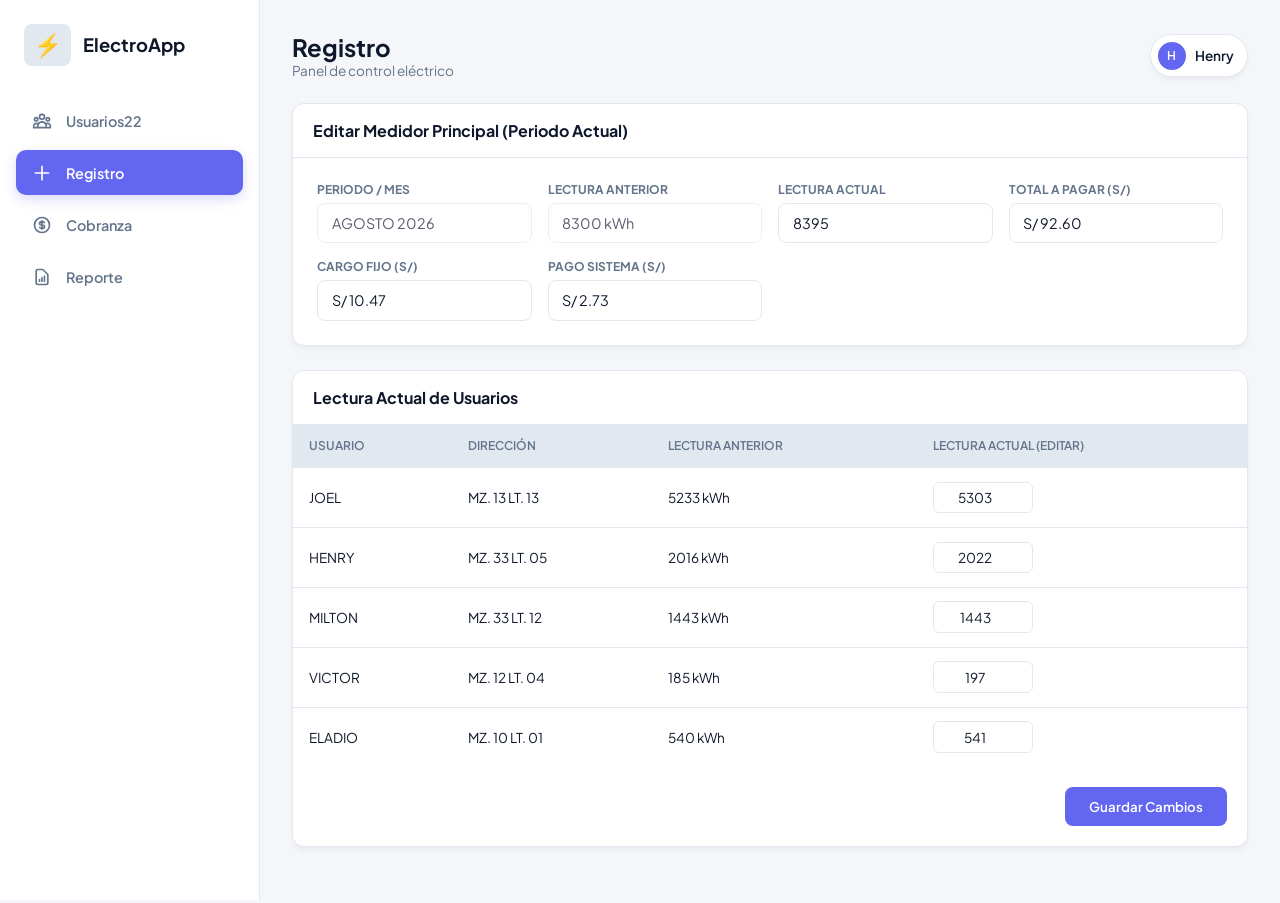
<file: index.html>
<!DOCTYPE html>
<html lang="es">

<head>
    <meta charset="UTF-8">
    <meta name="viewport" content="width=device-width, initial-scale=1.0">
    <title>ElectroApp | Gestión Eléctrica222222222</title>
    <link rel="manifest" href="manifest.json">
    <meta name="theme-color" content="#6366f1">
    <link href="https://fonts.googleapis.com/css2?family=Plus+Jakarta+Sans:wght@400;500;600;700&display=swap"
        rel="stylesheet">
    <link rel="stylesheet" href="/styles.css">
</head>

<body>
    <div class="app-layout">
        <!-- Menú de Navegación -->
        <aside class="sidebar">
            <div class="brand">
                <span class="brand-icon">⚡</span>
                <h2>ElectroApp</h2>
            </div>
            <nav class="nav-menu">
                <button class="nav-btn" data-tab="usuarios">
                    <svg width="20" height="20" fill="none" stroke="currentColor" stroke-width="2" viewBox="0 0 24 24">
                        <path stroke-linecap="round" stroke-linejoin="round"
                            d="M17 20h5v-2a3 3 0 00-5.356-1.857M17 20H7m10 0v-2c0-.656-.126-1.283-.356-1.857M7 20H2v-2a3 3 0 015.356-1.857M7 20v-2c0-.656.126-1.283.356-1.857m0 0a5.002 5.002 0 019.288 0M15 7a3 3 0 11-6 0 3 3 0 016 0zm6 3a2 2 0 11-4 0 2 2 0 014 0zM7 10a2 2 0 11-4 0 2 2 0 014 0z">
                        </path>
                    </svg>
                    <span>Usuarios22</span>
                </button>
                <button class="nav-btn active" data-tab="registro">
                    <svg width="20" height="20" fill="none" stroke="currentColor" stroke-width="2" viewBox="0 0 24 24">
                        <path stroke-linecap="round" stroke-linejoin="round" d="M12 4v16m8-8H4"></path>
                    </svg>
                    <span>Registro</span>
                </button>
                <button class="nav-btn" data-tab="cobranza">
                    <svg width="20" height="20" fill="none" stroke="currentColor" stroke-width="2" viewBox="0 0 24 24">
                        <path stroke-linecap="round" stroke-linejoin="round"
                            d="M12 8c-1.657 0-3 .895-3 2s1.343 2 3 2 3 .895 3 2-1.343 2-3 2m0-8c1.11 0 2.08.402 2.599 1M12 8V7m0 1v8m0 0v1m0-1c-1.11 0-2.08-.402-2.599-1M21 12a9 9 0 11-18 0 9 9 0 0118 0z">
                        </path>
                    </svg>
                    <span>Cobranza</span>
                </button>
                <button class="nav-btn" data-tab="reporte">
                    <svg width="20" height="20" fill="none" stroke="currentColor" stroke-width="2" viewBox="0 0 24 24">
                        <path stroke-linecap="round" stroke-linejoin="round"
                            d="M9 17v-2m3 2v-4m3 4v-6m2 10H7a2 2 0 01-2-2V5a2 2 0 012-2h5.586a1 1 0 01.707.293l5.414 5.414a1 1 0 01.293.707V19a2 2 0 01-2 2z">
                        </path>
                    </svg>
                    <span>Reporte</span>
                </button>
            </nav>
        </aside>

        <!-- Contenido Principal -->
        <main class="main-content">
            <header class="topbar">
                <div>
                    <h1 id="page-title">Registro</h1>
                    <p class="subtitle">Panel de control eléctrico</p>
                </div>
                <div class="user-pill">
                    <span class="avatar">H</span>
                    <span>Henry</span>
                </div>
            </header>

            <!-- Sección 1: Usuarios -->
            <section id="usuarios" class="tab-content">
                <div class="card-container">
                    <div class="card-header">
                        <h3>Directorio de Usuarios Activos</h3>
                    </div>
                    <div class="table-wrapper">
                        <table id="tabla-usuarios" class="responsive-table">
                            <thead>
                                <tr>
                                    <th>ID</th>
                                    <th>Nombre</th>
                                    <th>DNI</th>
                                    <th>Dirección</th>
                                    <th>Estado</th>
                                    <th>Saldo</th>
                                </tr>
                            </thead>
                            <tbody></tbody>
                        </table>
                    </div>
                </div>
            </section>

            <!-- Sección 2: Registro -->
            <section id="registro" class="tab-content active">
                <div class="card-container" style="margin-bottom: 1.5rem;">
                    <div class="card-header">
                        <h3>Editar Medidor Principal (Periodo Actual)</h3>
                    </div>
                    <div style="padding: 1.5rem;">
                        <form id="form-medidor-principal" class="form-grid">
                            <div class="form-group">
                                <label>Periodo / Mes</label>
                                <input type="text" id="reg-periodo" readonly class="form-control-disabled">
                            </div>
                            <div class="form-group">
                                <label>Lectura Anterior</label>
                                <input type="text" id="reg-lectura-anterior-mp" readonly class="form-control-disabled">
                            </div>
                            <div class="form-group">
                                <label>Lectura Actual</label>
                                <input type="number" id="reg-lectura-actual" class="form-control" required>
                            </div>
                            <div class="form-group">
                                <label>Total a Pagar (S/)</label>
                                <input type="text" id="reg-total-pagar" class="form-control" required>
                            </div>
                            <div class="form-group">
                                <label>Cargo Fijo (S/)</label>
                                <input type="text" id="reg-cargo-fijo" class="form-control" required>
                            </div>
                            <div class="form-group">
                                <label>Pago Sistema (S/)</label>
                                <input type="text" id="reg-pago-sistema" class="form-control" required>
                            </div>
                        </form>
                    </div>
                </div>

                <div class="card-container">
                    <div class="card-header">
                        <h3>Lectura Actual de Usuarios</h3>
                    </div>
                    <div class="table-wrapper">
                        <table id="tabla-registro-usuarios" class="responsive-table">
                            <thead>
                                <tr>
                                    <th>Usuario</th>
                                    <th>Dirección</th>
                                    <th>Lectura Anterior</th>
                                    <th>Lectura Actual (Editar)</th>
                                </tr>
                            </thead>
                            <tbody></tbody>
                        </table>
                    </div>
                    <div style="padding: 1.25rem; text-align: right;">
                        <button type="button" class="btn-primary" onclick="guardarRegistro()">Guardar Cambios</button>
                    </div>
                </div>
            </section>

            <!-- Sección 3: Cobranza -->
            <section id="cobranza" class="tab-content">
                <div class="card-container">
                    <div class="card-header">
                        <h3>Control de Cobranza por Usuario</h3>
                    </div>
                    <div class="table-wrapper">
                        <table id="tabla-consumos-detallados" class="responsive-table">
                            <thead>
                                <tr>
                                    <th>Periodo</th>
                                    <th>Usuario</th>
                                    <th>Ant.</th>
                                    <th>Act.</th>
                                    <th>Subtotal</th>
                                    <th>Exacto</th>
                                    <th>Pagar</th>
                                    <th>Estado</th>
                                </tr>
                            </thead>
                            <tbody></tbody>
                        </table>
                    </div>
                </div>
            </section>

            <!-- Sección 4: Reporte -->
            <section id="reporte" class="tab-content">
                <div class="metrics-grid">
                    <div class="metric-card">
                        <div class="metric-icon users">👥</div>
                        <div>
                            <p class="metric-label">Total Usuarios</p>
                            <h3 id="total-usuarios" class="metric-value">5</h3>
                        </div>
                    </div>
                    <div class="metric-card">
                        <div class="metric-icon records">📊</div>
                        <div>
                            <p class="metric-label">Total Registros</p>
                            <h3 id="total-registros" class="metric-value">--</h3>
                        </div>
                    </div>
                    <div class="metric-card">
                        <div class="metric-icon status">🟢</div>
                        <div>
                            <p class="metric-label">Estado del Sistema</p>
                            <h3 class="metric-value text-success">Operativo</h3>
                        </div>
                    </div>
                </div>

                <div class="card-container">
                    <div class="card-header">
                        <h3>Resumen General de Movimientos</h3>
                    </div>
                    <div class="table-wrapper">
                        <table id="tabla-resumen" class="responsive-table">
                            <thead>
                                <tr>
                                    <th>Periodo</th>
                                    <th>Usuario</th>
                                    <th>Consumo</th>
                                    <th>Total</th>
                                    <th>Estado</th>
                                </tr>
                            </thead>
                            <tbody></tbody>
                        </table>
                    </div>
                </div>
            </section>
        </main>
    </div>
    <script src="script.js"></script>
    <script>
        // Registrar el Service Worker
        if ('serviceWorker' in navigator) {
            window.addEventListener('load', () => {
                navigator.serviceWorker.register('sw.js')
                    .then(reg => console.log('Service Worker registrado con éxito:', reg.scope))
                    .catch(err => console.log('Error al registrar el Service Worker:', err));
            });
        }

        // Interacción simple
        document.getElementById('saludarBtn').addEventListener('click', () => {
            alert('¡Funciona correctamente como PWA!');
        });
    </script>
</body>

</html>
</file>
<file: styles.css>
﻿:root {
    --bg-app: #f4f6f9;
    --sidebar-bg: #ffffff;
    --card-bg: #ffffff;
    --primary: #6366f1;
    --primary-hover: #4f46e5;
    --text-main: #0f172a;
    --text-muted: #64748b;
    --border-color: #e2e8f0;
    --success-bg: #dcfce7;
    --success-text: #166534;
    --warning-bg: #fef9c3;
    --warning-text: #854d0e;
    --radius: 12px;
    --shadow: 0 4px 6px -1px rgba(0, 0, 0, 0.05);
    --input-bg: #ffffff;
}

/* Detección automática del Modo Oscuro del Sistema / Teléfono */
@media (prefers-color-scheme: dark) {
    :root {
        --bg-app: #0f172a;
        --sidebar-bg: #1e293b;
        --card-bg: #1e293b;
        --primary: #818cf8;
        --primary-hover: #6366f1;
        --text-main: #f8fafc;
        --text-muted: #94a3b8;
        --border-color: #334155;
        --success-bg: #064e3b;
        --success-text: #a7f3d0;
        --warning-bg: #78350f;
        --warning-text: #fde68a;
        --shadow: 0 4px 6px -1px rgba(0, 0, 0, 0.3);
        --input-bg: #0f172a;
    }
}

* {
    box-sizing: border-box;
    margin: 0;
    padding: 0;
    font-family: 'Plus Jakarta Sans', sans-serif;
    -webkit-tap-highlight-color: transparent;
}

body {
    background-color: var(--bg-app);
    color: var(--text-main);
    transition: background-color 0.3s ease, color 0.3s ease;
}

.app-layout {
    display: flex;
    min-height: 100vh;
}

/* Sidebar Escritorio */
.sidebar {
    width: 260px;
    background-color: var(--sidebar-bg);
    border-right: 1px solid var(--border-color);
    display: flex;
    flex-direction: column;
    padding: 1.5rem 1rem;
    gap: 2rem;
    position: sticky;
    top: 0;
    height: 100vh;
    transition: background-color 0.3s ease, border-color 0.3s ease;
}

.brand {
    display: flex;
    align-items: center;
    gap: 0.75rem;
    padding-left: 0.5rem;
}

.brand-icon {
    font-size: 1.4rem;
    background: var(--border-color);
    padding: 0.4rem 0.6rem;
    border-radius: 8px;
}

.brand h2 {
    font-size: 1.15rem;
    font-weight: 700;
}

.nav-menu {
    display: flex;
    flex-direction: column;
    gap: 0.4rem;
}

.nav-btn {
    display: flex;
    align-items: center;
    gap: 0.85rem;
    background: transparent;
    border: none;
    padding: 0.8rem 1rem;
    text-align: left;
    font-size: 0.9rem;
    font-weight: 600;
    color: var(--text-muted);
    border-radius: 10px;
    cursor: pointer;
    transition: all 0.2s ease;
}

.nav-btn:hover {
    background-color: var(--border-color);
    color: var(--text-main);
}

.nav-btn.active {
    background-color: var(--primary);
    color: #ffffff;
    box-shadow: 0 4px 12px rgba(99, 102, 241, 0.25);
}

/* Contenido Principal */
.main-content {
    flex: 1;
    padding: 2rem;
    overflow-y: auto;
    width: 100%;
}

.topbar {
    display: flex;
    justify-content: space-between;
    align-items: center;
    margin-bottom: 1.5rem;
}

.topbar h1 {
    font-size: 1.5rem;
    font-weight: 700;
}

.subtitle {
    font-size: 0.85rem;
    color: var(--text-muted);
}

.user-pill {
    display: flex;
    align-items: center;
    gap: 0.6rem;
    background: var(--card-bg);
    padding: 0.4rem 0.8rem 0.4rem 0.4rem;
    border-radius: 50px;
    border: 1px solid var(--border-color);
    box-shadow: var(--shadow);
    font-weight: 600;
    font-size: 0.85rem;
}

.avatar {
    width: 28px;
    height: 28px;
    background: var(--primary);
    color: white;
    display: flex;
    align-items: center;
    justify-content: center;
    border-radius: 50%;
    font-size: 0.75rem;
}

/* Tabs */
.tab-content {
    display: none;
}

.tab-content.active {
    display: block;
}

/* Métricas */
.metrics-grid {
    display: grid;
    grid-template-columns: repeat(auto-fit, minmax(180px, 1fr));
    gap: 1rem;
    margin-bottom: 1.5rem;
}

.metric-card {
    background: var(--card-bg);
    padding: 1.25rem;
    border-radius: var(--radius);
    border: 1px solid var(--border-color);
    box-shadow: var(--shadow);
    display: flex;
    align-items: center;
    gap: 1rem;
    transition: background-color 0.3s ease, border-color 0.3s ease;
}

.metric-icon {
    width: 42px;
    height: 42px;
    border-radius: 10px;
    display: flex;
    align-items: center;
    justify-content: center;
    font-size: 1.1rem;
    flex-shrink: 0;
}

.metric-icon.users { background: rgba(99, 102, 241, 0.15); color: var(--primary); }
.metric-icon.records { background: rgba(245, 158, 11, 0.15); color: #f59e0b; }
.metric-icon.status { background: rgba(16, 185, 129, 0.15); color: #10b981; }

.metric-label {
    font-size: 0.75rem;
    color: var(--text-muted);
    font-weight: 500;
}

.metric-value {
    font-size: 1.3rem;
    font-weight: 700;
    margin-top: 0.1rem;
    color: var(--text-main);
}

.text-success { color: #10b981; }

/* Contenedor de Tablas y Formularios */
.card-container {
    background: var(--card-bg);
    border: 1px solid var(--border-color);
    border-radius: var(--radius);
    box-shadow: var(--shadow);
    overflow: hidden;
    margin-bottom: 1.5rem;
    transition: background-color 0.3s ease, border-color 0.3s ease;
}

.card-header {
    padding: 1rem 1.25rem;
    border-bottom: 1px solid var(--border-color);
}

.card-header h3 {
    font-size: 1rem;
    font-weight: 700;
    color: var(--text-main);
}

.table-wrapper {
    width: 100%;
}

table {
    width: 100%;
    border-collapse: collapse;
    text-align: left;
    font-size: 0.85rem;
}

th, td {
    padding: 0.85rem 1rem;
    border-bottom: 1px solid var(--border-color);
    color: var(--text-main);
}

th {
    background-color: var(--border-color);
    font-weight: 600;
    color: var(--text-muted);
    font-size: 0.75rem;
    text-transform: uppercase;
}

tr:last-child td { border-bottom: none; }

.badge-pagado, .badge-pendiente {
    padding: 0.25rem 0.6rem;
    border-radius: 50px;
    font-size: 0.7rem;
    font-weight: 700;
}

.badge-pagado { background-color: var(--success-bg); color: var(--success-text); }
.badge-pendiente { background-color: var(--warning-bg); color: var(--warning-text); }

/* Formularios y Inputs */
.form-grid {
    display: grid;
    grid-template-columns: repeat(auto-fit, minmax(200px, 1fr));
    gap: 1rem;
}

.form-group {
    display: flex;
    flex-direction: column;
    gap: 0.35rem;
}

.form-group label {
    font-size: 0.75rem;
    font-weight: 700;
    color: var(--text-muted);
    text-transform: uppercase;
}

.form-control, .form-control-disabled {
    padding: 0.65rem 0.85rem;
    border: 1px solid var(--border-color);
    border-radius: 8px;
    font-size: 0.9rem;
    outline: none;
    font-family: inherit;
    background-color: var(--input-bg);
    color: var(--text-main);
}

.form-control:focus {
    border-color: var(--primary);
    box-shadow: 0 0 0 3px rgba(99, 102, 241, 0.15);
}

.form-control-disabled {
    opacity: 0.7;
}

.input-editable {
    width: 100px;
    padding: 0.4rem 0.6rem;
    border: 1px solid var(--border-color);
    border-radius: 6px;
    font-size: 0.85rem;
    text-align: center;
    background-color: var(--input-bg);
    color: var(--text-main);
}

.btn-primary {
    background-color: var(--primary);
    color: white;
    border: none;
    padding: 0.7rem 1.5rem;
    border-radius: 8px;
    font-weight: 600;
    cursor: pointer;
    transition: background 0.2s;
}

.btn-primary:hover {
    background-color: var(--primary-hover);
}

/* ADAPTACIÓN MÓVIL */
@media (max-width: 768px) {
    .app-layout {
        flex-direction: column;
        padding-bottom: 75px;
    }

    .sidebar {
        width: 100%;
        height: 65px;
        position: fixed;
        bottom: 0;
        top: auto;
        flex-direction: row;
        justify-content: space-around;
        align-items: center;
        padding: 0 0.5rem;
        border-right: none;
        border-top: 1px solid var(--border-color);
        z-index: 1000;
        background: var(--sidebar-bg);
        box-shadow: 0 -4px 10px rgba(0,0,0,0.1);
    }

    .brand { display: none; }
    .nav-menu { flex-direction: row; width: 100%; justify-content: space-around; }
    .nav-btn { flex-direction: column; gap: 0.2rem; padding: 0.4rem; font-size: 0.65rem; text-align: center; }
    .nav-btn svg { width: 18px; height: 18px; }

    .main-content { padding: 1rem; }
    .metrics-grid { grid-template-columns: 1fr; gap: 0.75rem; }

    table, thead, tbody, th, td, tr {
        display: block;
        width: 100%;
    }

    thead { display: none; }

    tr {
        background: var(--card-bg);
        border: 1px solid var(--border-color);
        border-radius: 12px;
        margin-bottom: 1rem;
        padding: 0.75rem 1rem;
        box-shadow: 0 2px 4px rgba(0,0,0,0.05);
    }

    td {
        display: flex;
        justify-content: space-between;
        align-items: center;
        padding: 0.6rem 0;
        border-bottom: 1px solid var(--border-color);
        text-align: right;
        font-size: 0.85rem;
    }

    td:last-child { border-bottom: none; }

    td::before {
        content: attr(data-label);
        font-weight: 700;
        color: var(--text-muted);
        text-transform: uppercase;
        font-size: 0.7rem;
        text-align: left;
        flex-shrink: 0;
        margin-right: 1rem;
    }
}
</file>
